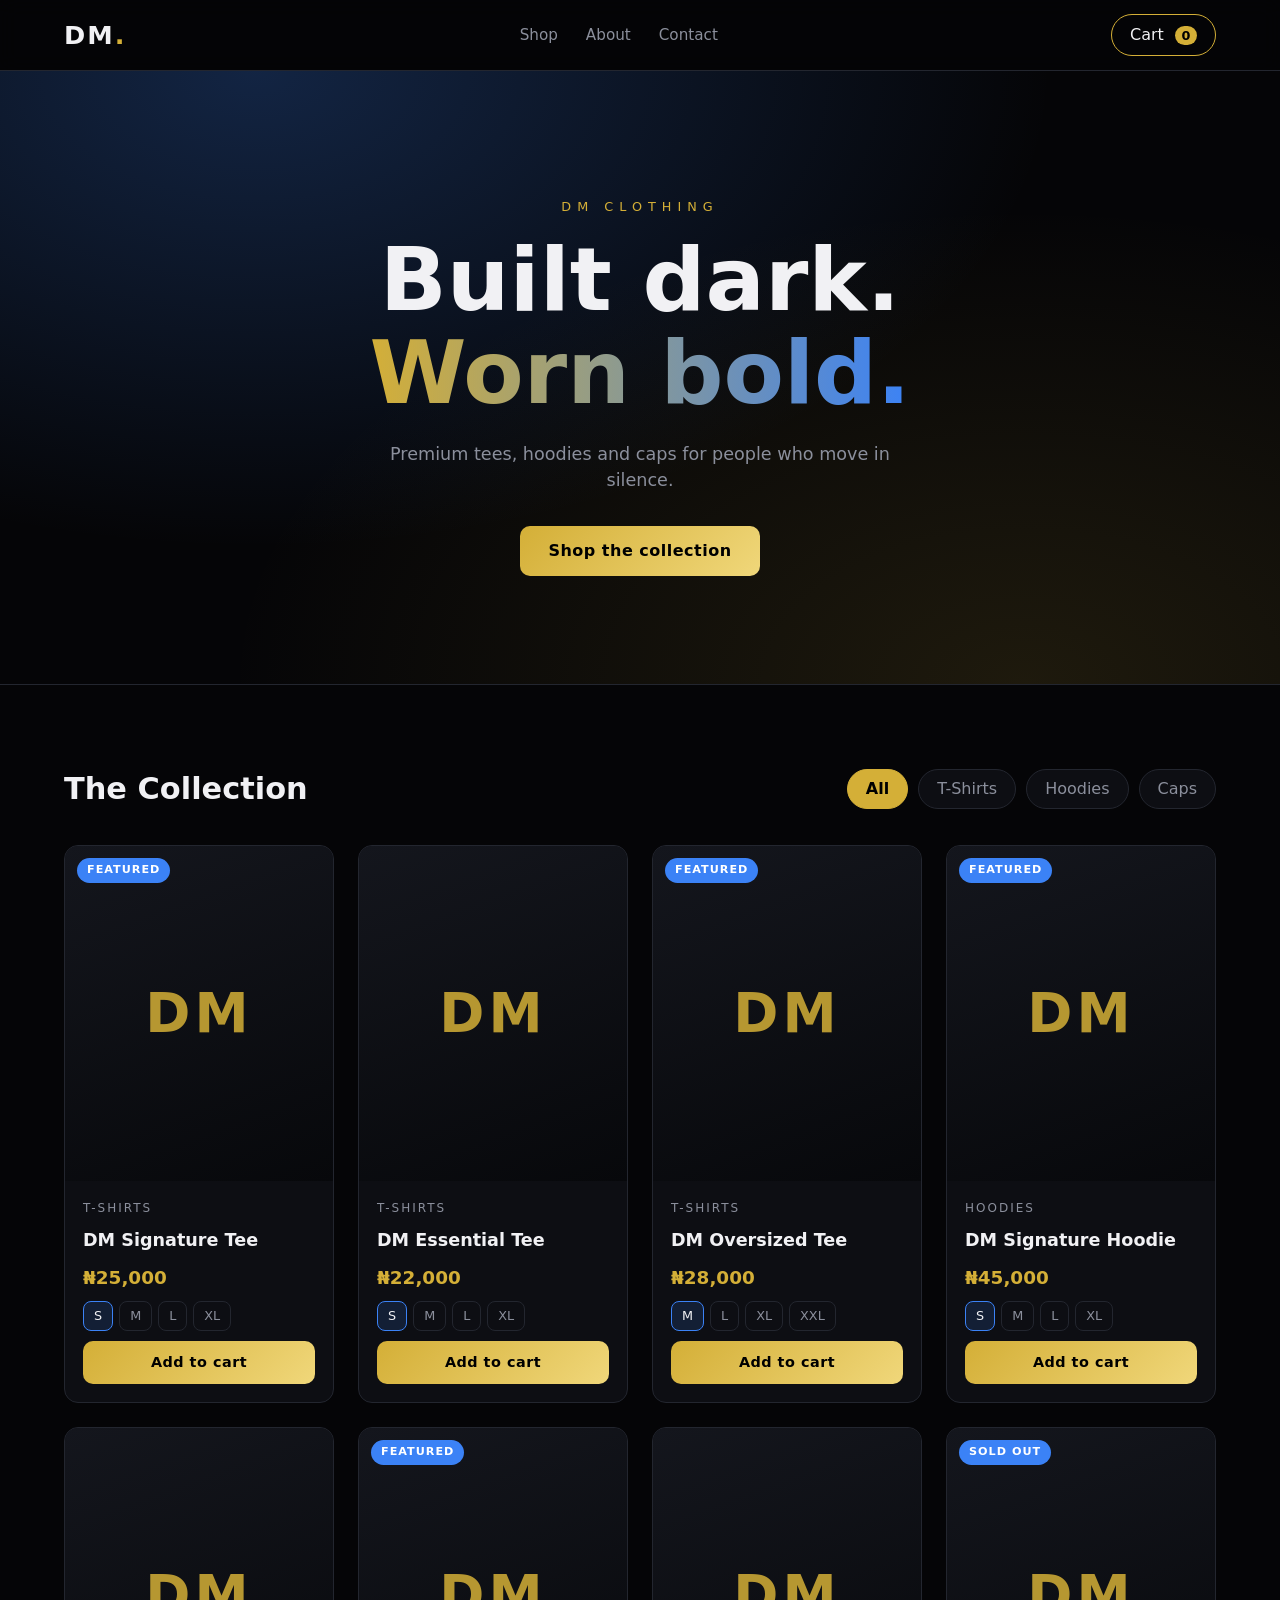
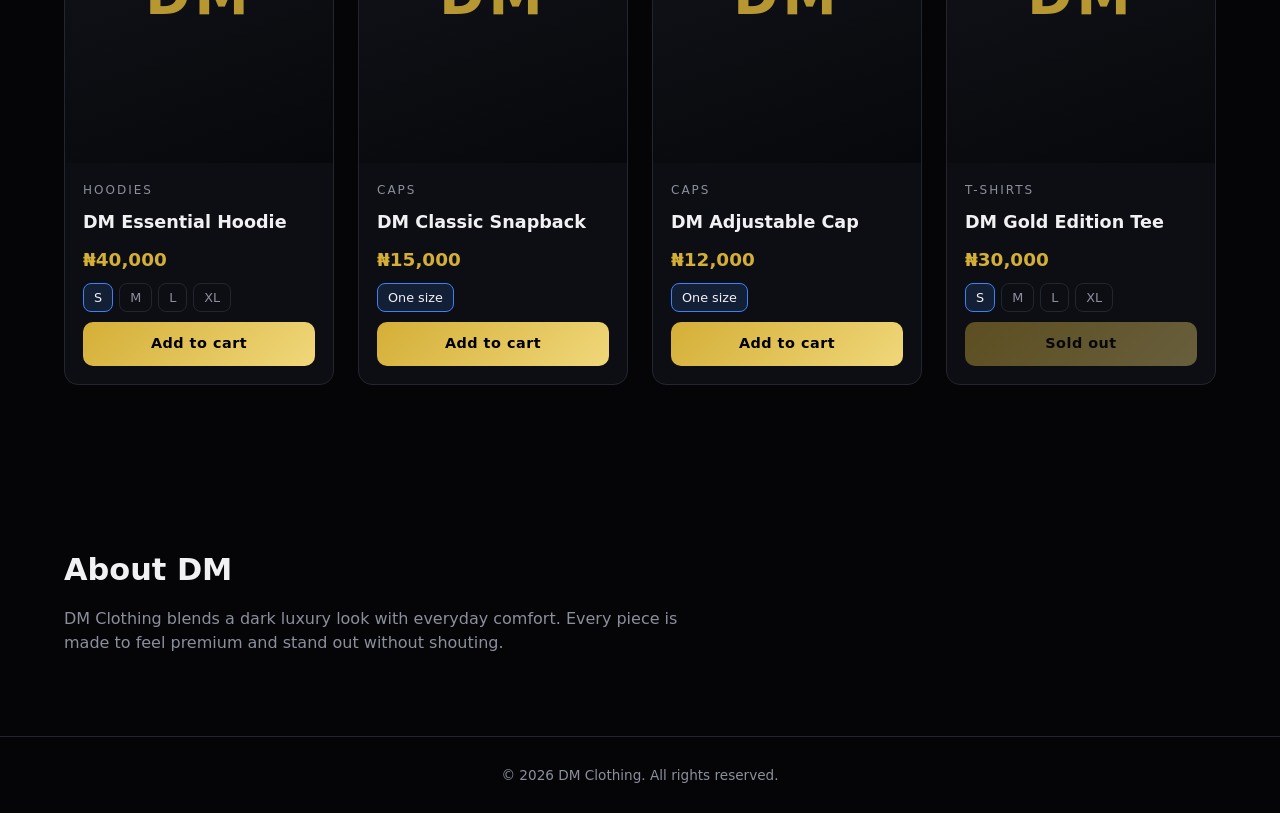
<file: index.html>
<!DOCTYPE html>
<html lang="en">
<head>
  <meta charset="UTF-8">
  <meta name="viewport" content="width=device-width, initial-scale=1.0">
  <title>DM Clothing | Dark Luxury Streetwear</title>
  <meta name="description" content="DM Clothing: premium tees, hoodies and caps.">
  <!-- Inline favicon: prevents the missing favicon.ico request -->
  <link rel="icon" href="data:image/svg+xml,%3Csvg xmlns='http://www.w3.org/2000/svg' viewBox='0 0 64 64'%3E%3Crect width='64' height='64' rx='12' fill='%23000'/%3E%3Ctext x='32' y='42' font-size='30' font-family='Arial' font-weight='700' text-anchor='middle' fill='%23d4af37'%3EDM%3C/text%3E%3C/svg%3E">
  <link rel="stylesheet" href="css/styles.css">
</head>
<body>

  <header class="site-header">
    <a href="#top" class="logo">DM<span>.</span></a>
    <nav class="nav" aria-label="Main">
      <a href="#shop">Shop</a>
      <a href="#about">About</a>
      <a href="#contact">Contact</a>
    </nav>
    <button class="cart-btn" id="cartOpen" aria-label="Open cart">
      Cart <span class="cart-count" id="cartCount">0</span>
    </button>
  </header>

  <main id="top">
    <section class="hero">
      <p class="eyebrow">DM Clothing</p>
      <h1>Built dark.<br><em>Worn bold.</em></h1>
      <p class="hero-sub">Premium tees, hoodies and caps for people who move in silence.</p>
      <a class="btn btn-gold" href="#shop">Shop the collection</a>
    </section>

    <section class="shop" id="shop">
      <div class="section-head">
        <h2>The Collection</h2>
        <div class="filters" id="filters" role="group" aria-label="Filter products"></div>
      </div>
      <div class="grid" id="productGrid" aria-live="polite"></div>
    </section>

    <section class="about" id="about">
      <h2>About DM</h2>
      <p>DM Clothing blends a dark luxury look with everyday comfort. Every piece is made to feel premium and stand out without shouting.</p>
    </section>
  </main>

  <footer class="site-footer" id="contact">
    <p>&copy; <span id="year"></span> DM Clothing. All rights reserved.</p>
  </footer>

  <!-- Cart drawer -->
  <div class="overlay" id="overlay" hidden></div>
  <aside class="drawer" id="drawer" aria-label="Shopping cart" aria-hidden="true">
    <div class="drawer-head">
      <h3>Your Cart</h3>
      <button class="icon-btn" id="cartClose" aria-label="Close cart">&times;</button>
    </div>
    <div class="drawer-body" id="cartItems"></div>
    <div class="drawer-foot">
      <div class="total-row"><span>Total</span><strong id="cartTotal">₦0</strong></div>
      <label class="email-field">Email for receipt
        <input type="email" id="checkoutEmail" placeholder="you@example.com" autocomplete="email">
      </label>
      <button class="btn btn-gold btn-block" id="checkoutBtn">Checkout with Paystack</button>
      <p class="note" id="checkoutNote"></p>
    </div>
  </aside>

  <script src="https://js.paystack.co/v1/inline.js" defer></script>
  <script src="js/products.js"></script>
  <script src="js/app.js"></script>
</body>
</html>
</file>
<file: css/styles.css>
/* DM Clothing V2: dark luxury-tech. Black base, gold and blue accents. */
:root {
  --bg: #050507;
  --surface: #0d0e13;
  --surface-2: #14161d;
  --line: #23262f;
  --text: #f1f1f4;
  --muted: #8b8f9c;
  --gold: #d4af37;
  --gold-soft: #f0d77a;
  --blue: #3b82f6;
  --blue-glow: rgba(59, 130, 246, 0.25);
  --radius: 14px;
}

* { box-sizing: border-box; margin: 0; padding: 0; }
html { scroll-behavior: smooth; }

body {
  background: var(--bg);
  color: var(--text);
  font-family: "Segoe UI", system-ui, -apple-system, Roboto, Arial, sans-serif;
  line-height: 1.5;
  -webkit-font-smoothing: antialiased;
  /* Content is visible by default. No JS class is needed to reveal the page. */
}

a { color: inherit; text-decoration: none; }
button { font: inherit; cursor: pointer; }

/* Header */
.site-header {
  position: sticky; top: 0; z-index: 20;
  display: flex; align-items: center; justify-content: space-between;
  padding: 14px 5vw;
  background: rgba(5, 5, 7, 0.85);
  backdrop-filter: blur(10px);
  border-bottom: 1px solid var(--line);
}
.logo { font-size: 1.6rem; font-weight: 800; letter-spacing: 2px; }
.logo span { color: var(--gold); }
.nav { display: flex; gap: 28px; }
.nav a { color: var(--muted); font-size: 0.95rem; transition: color .2s; }
.nav a:hover { color: var(--gold); }
.cart-btn {
  background: transparent; color: var(--text);
  border: 1px solid var(--gold); border-radius: 999px;
  padding: 8px 18px; transition: box-shadow .2s, background .2s;
}
.cart-btn:hover { background: rgba(212,175,55,.1); box-shadow: 0 0 18px rgba(212,175,55,.25); }
.cart-count {
  display: inline-block; min-width: 22px; margin-left: 6px; padding: 0 6px;
  background: var(--gold); color: #000; border-radius: 999px;
  font-size: 0.8rem; font-weight: 700; text-align: center;
}

/* Hero */
.hero {
  text-align: center;
  padding: 14vh 6vw 12vh;
  background:
    radial-gradient(ellipse at 20% 0%, var(--blue-glow), transparent 55%),
    radial-gradient(ellipse at 80% 100%, rgba(212,175,55,.12), transparent 55%);
  border-bottom: 1px solid var(--line);
}
.eyebrow { color: var(--gold); letter-spacing: 6px; text-transform: uppercase; font-size: .8rem; margin-bottom: 18px; }
.hero h1 { font-size: clamp(2.6rem, 8vw, 5.5rem); line-height: 1.05; font-weight: 800; }
.hero h1 em { font-style: normal; background: linear-gradient(90deg, var(--gold), var(--blue)); -webkit-background-clip: text; background-clip: text; color: transparent; }
.hero-sub { max-width: 520px; margin: 22px auto 32px; color: var(--muted); font-size: 1.1rem; }

.btn {
  display: inline-block; border: 0; border-radius: 10px;
  padding: 13px 28px; font-weight: 700; letter-spacing: .5px;
  transition: transform .15s, box-shadow .2s;
}
.btn:hover { transform: translateY(-2px); }
.btn-gold { background: linear-gradient(135deg, var(--gold), var(--gold-soft)); color: #000; }
.btn-gold:hover { box-shadow: 0 8px 28px rgba(212,175,55,.35); }
.btn-block { width: 100%; }

/* Shop */
.shop, .about { padding: 9vh 5vw; }
.section-head { display: flex; flex-wrap: wrap; gap: 18px; align-items: center; justify-content: space-between; margin-bottom: 34px; }
.section-head h2, .about h2 { font-size: 1.9rem; }
.filters { display: flex; flex-wrap: wrap; gap: 10px; }
.chip {
  background: var(--surface); color: var(--muted);
  border: 1px solid var(--line); border-radius: 999px; padding: 7px 18px;
  transition: all .2s;
}
.chip:hover { color: var(--text); border-color: var(--blue); }
.chip.active { color: #000; background: var(--gold); border-color: var(--gold); font-weight: 700; }

.grid { display: grid; grid-template-columns: repeat(auto-fill, minmax(250px, 1fr)); gap: 24px; }

.card {
  background: var(--surface); border: 1px solid var(--line);
  border-radius: var(--radius); overflow: hidden;
  display: flex; flex-direction: column;
  transition: transform .25s, border-color .25s, box-shadow .25s;
}
.card:hover { transform: translateY(-5px); border-color: var(--gold); box-shadow: 0 14px 40px rgba(0,0,0,.6), 0 0 24px rgba(59,130,246,.12); }
.card-media {
  position: relative; aspect-ratio: 4/5;
  background: linear-gradient(160deg, var(--surface-2), #07080b);
  display: flex; align-items: center; justify-content: center;
}
.card-media img { width: 100%; height: 100%; object-fit: cover; }
.monogram { font-size: 3.4rem; font-weight: 800; letter-spacing: 4px; color: var(--gold); opacity: .85; }
.badge {
  position: absolute; top: 12px; left: 12px;
  background: var(--blue); color: #fff; font-size: .7rem; font-weight: 700;
  letter-spacing: 1px; padding: 4px 10px; border-radius: 999px; text-transform: uppercase;
}
.card-body { padding: 18px; display: flex; flex-direction: column; gap: 10px; flex: 1; }
.card-cat { color: var(--muted); font-size: .75rem; letter-spacing: 2px; text-transform: uppercase; }
.card-title { font-size: 1.1rem; }
.card-price { color: var(--gold); font-weight: 700; font-size: 1.15rem; }
.sizes { display: flex; flex-wrap: wrap; gap: 6px; }
.size {
  background: transparent; color: var(--muted);
  border: 1px solid var(--line); border-radius: 8px; padding: 4px 10px; font-size: .8rem;
}
.size.active { border-color: var(--blue); color: var(--text); background: rgba(59,130,246,.15); }
.card .btn { margin-top: auto; padding: 11px; font-size: .9rem; }
.card .btn[disabled] { opacity: .4; cursor: not-allowed; transform: none; box-shadow: none; }

.about p { max-width: 640px; margin-top: 14px; color: var(--muted); }

.site-footer { border-top: 1px solid var(--line); padding: 28px 5vw; text-align: center; color: var(--muted); font-size: .85rem; }

/* Drawer */
.overlay { position: fixed; inset: 0; background: rgba(0,0,0,.65); z-index: 30; }
.overlay[hidden] { display: none; }
.drawer {
  position: fixed; top: 0; right: 0; bottom: 0; z-index: 40;
  width: min(420px, 100%); background: var(--surface);
  border-left: 1px solid var(--gold);
  display: flex; flex-direction: column;
  transform: translateX(100%); transition: transform .3s ease;
}
.drawer.open { transform: translateX(0); }
.drawer-head { display: flex; justify-content: space-between; align-items: center; padding: 18px 20px; border-bottom: 1px solid var(--line); }
.icon-btn { background: none; border: 0; color: var(--text); font-size: 1.8rem; line-height: 1; }
.drawer-body { flex: 1; overflow-y: auto; padding: 16px 20px; }
.empty { color: var(--muted); text-align: center; margin-top: 40px; }
.line-item { display: grid; grid-template-columns: 1fr auto; gap: 6px 12px; padding: 14px 0; border-bottom: 1px solid var(--line); }
.line-item h4 { font-size: .98rem; }
.line-item small { color: var(--muted); }
.line-price { color: var(--gold); font-weight: 700; text-align: right; }
.qty { display: inline-flex; align-items: center; gap: 10px; }
.qty button { width: 28px; height: 28px; border-radius: 8px; border: 1px solid var(--line); background: var(--surface-2); color: var(--text); }
.remove { background: none; border: 0; color: var(--muted); font-size: .8rem; text-decoration: underline; justify-self: end; }
.drawer-foot { padding: 18px 20px; border-top: 1px solid var(--line); display: grid; gap: 12px; }
.total-row { display: flex; justify-content: space-between; font-size: 1.15rem; }
.total-row strong { color: var(--gold); }
.email-field { display: grid; gap: 6px; font-size: .85rem; color: var(--muted); }
.email-field input {
  background: var(--surface-2); color: var(--text);
  border: 1px solid var(--line); border-radius: 8px; padding: 11px 12px; font: inherit;
}
.email-field input:focus { outline: 2px solid var(--blue); border-color: transparent; }
.note { color: var(--muted); font-size: .8rem; min-height: 1em; }
.note.error { color: #ff6b6b; }

:focus-visible { outline: 2px solid var(--blue); outline-offset: 2px; }

@media (max-width: 600px) {
  .nav { display: none; }
  .grid { grid-template-columns: repeat(2, 1fr); gap: 14px; }
  .card-body { padding: 12px; }
  .monogram { font-size: 2.4rem; }
}
@media (prefers-reduced-motion: reduce) {
  * { transition: none !important; scroll-behavior: auto !important; }
}
</file>
